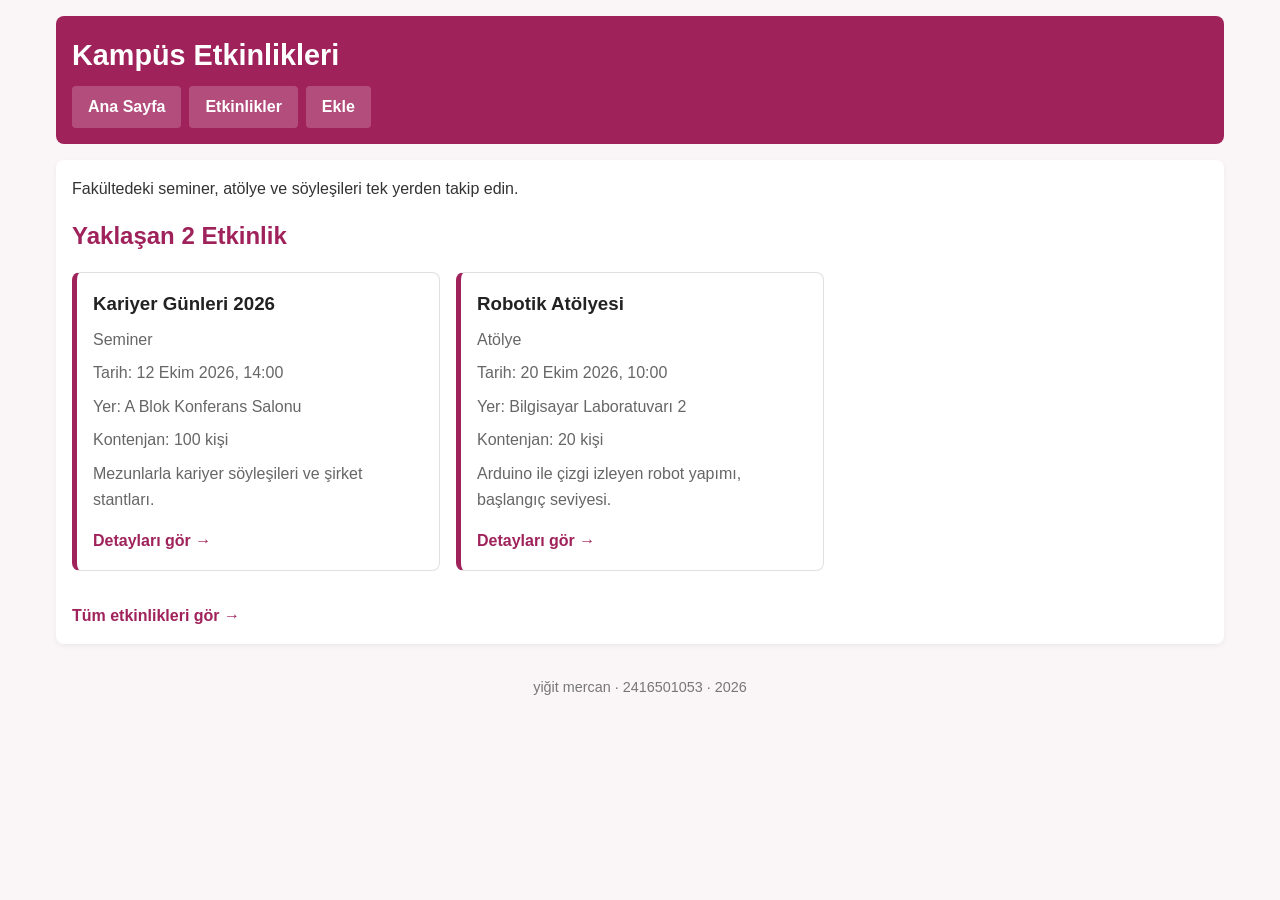
<file: index.html>
<!DOCTYPE html>
<html lang="tr">
<head>
    <meta charset="UTF-8">
    <meta name="viewport" content="width=device-width, initial-scale=1.0">
    <title>Kampüs Etkinlikleri - Ana Sayfa</title>
    <link rel="stylesheet" href="css/2416501053.css">
</head>
<body>

    <header>
        <h1>Kampüs Etkinlikleri</h1>
        <nav>
            <a href="index.html">Ana Sayfa</a>
            <a href="etkinlikler.html">Etkinlikler</a>
            <a href="etkinlik-ekle.html">Ekle</a>
        </nav>
    </header>

    <main>
        <p>Fakültedeki seminer, atölye ve söyleşileri tek yerden takip edin.</p>
        
        <h2 style="margin-top: 1rem;">Yaklaşan 2 Etkinlik</h2>
        <section id="etkinlik-listesi" class="etkinlik-grid" data-limit="2"></section>

        <p><a href="etkinlikler.html" class="btn">Tüm etkinlikleri gör →</a></p>
    </main>

    <footer>
        <p>yiğit mercan · 2416501053 · 2026</p>
    </footer>
<script type="module" src="js/event-list.js"></script>
</body>
</html>
</file>
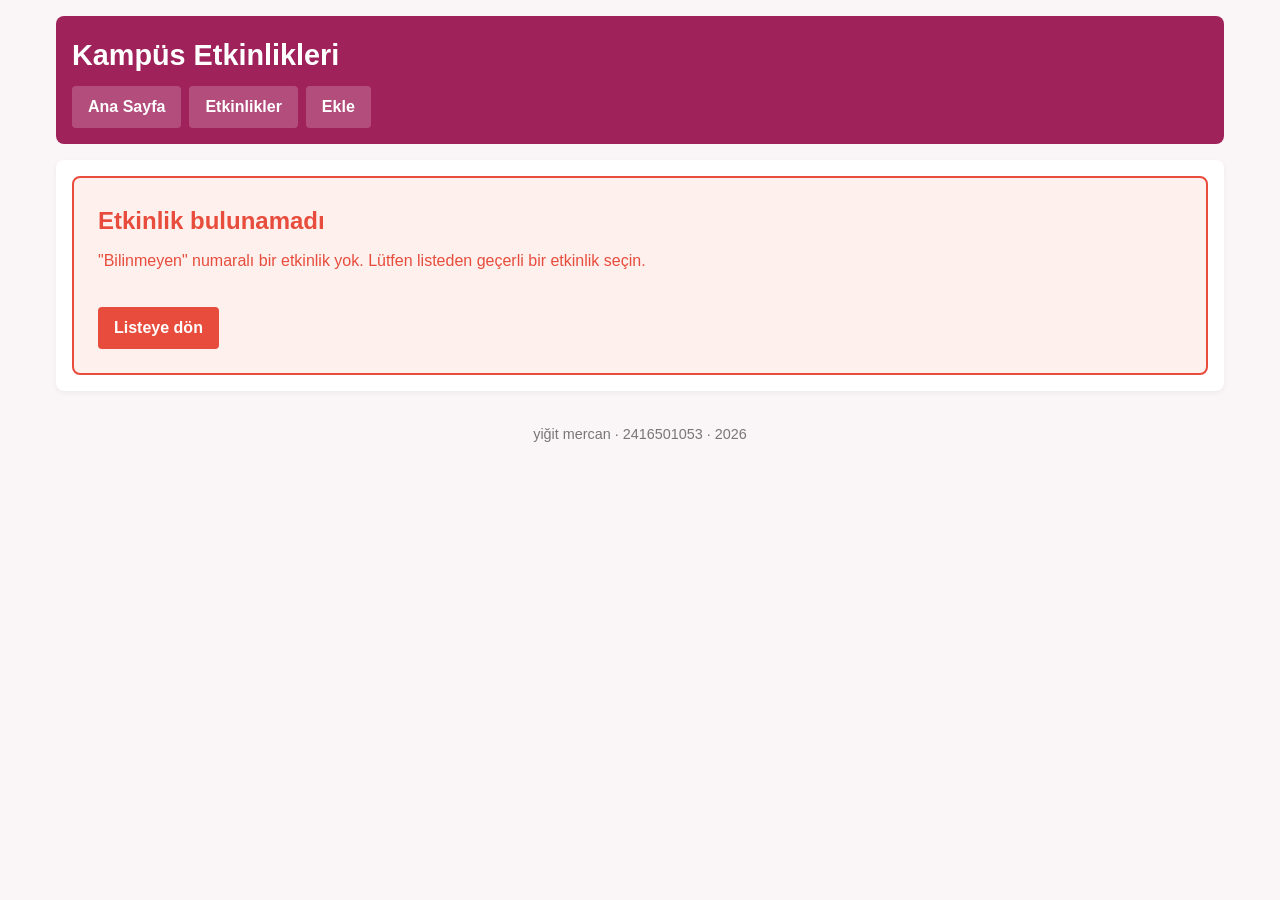
<file: etkinlik-detay.html>
<!DOCTYPE html>
<html lang="tr">
<head>
    <meta charset="UTF-8">
    <meta name="viewport" content="width=device-width, initial-scale=1.0">
    <title>Etkinlik Detayı</title>
    <link rel="stylesheet" href="css/2416501053.css">
</head>
<body>

    <header>
        <h1>Kampüs Etkinlikleri</h1>
        <nav>
            <a href="index.html">Ana Sayfa</a>
            <a href="etkinlikler.html">Etkinlikler</a>
            <a href="etkinlik-ekle.html">Ekle</a>
        </nav>
    </header>

    <main>
        <!-- İÇİ TAMAMEN BOŞALTILMIŞ, JS BURAYI DOLDURACAK -->
        <article id="detay" class="detay-container"></article>
    </main>

    <footer>
        <p>yiğit mercan · 2416501053 · 2026</p>
    </footer>

    <!-- JS BAĞLANTISI BURADA -->
    <script type="module" src="js/event-detail.js"></script>
</body>
</html>
</file>
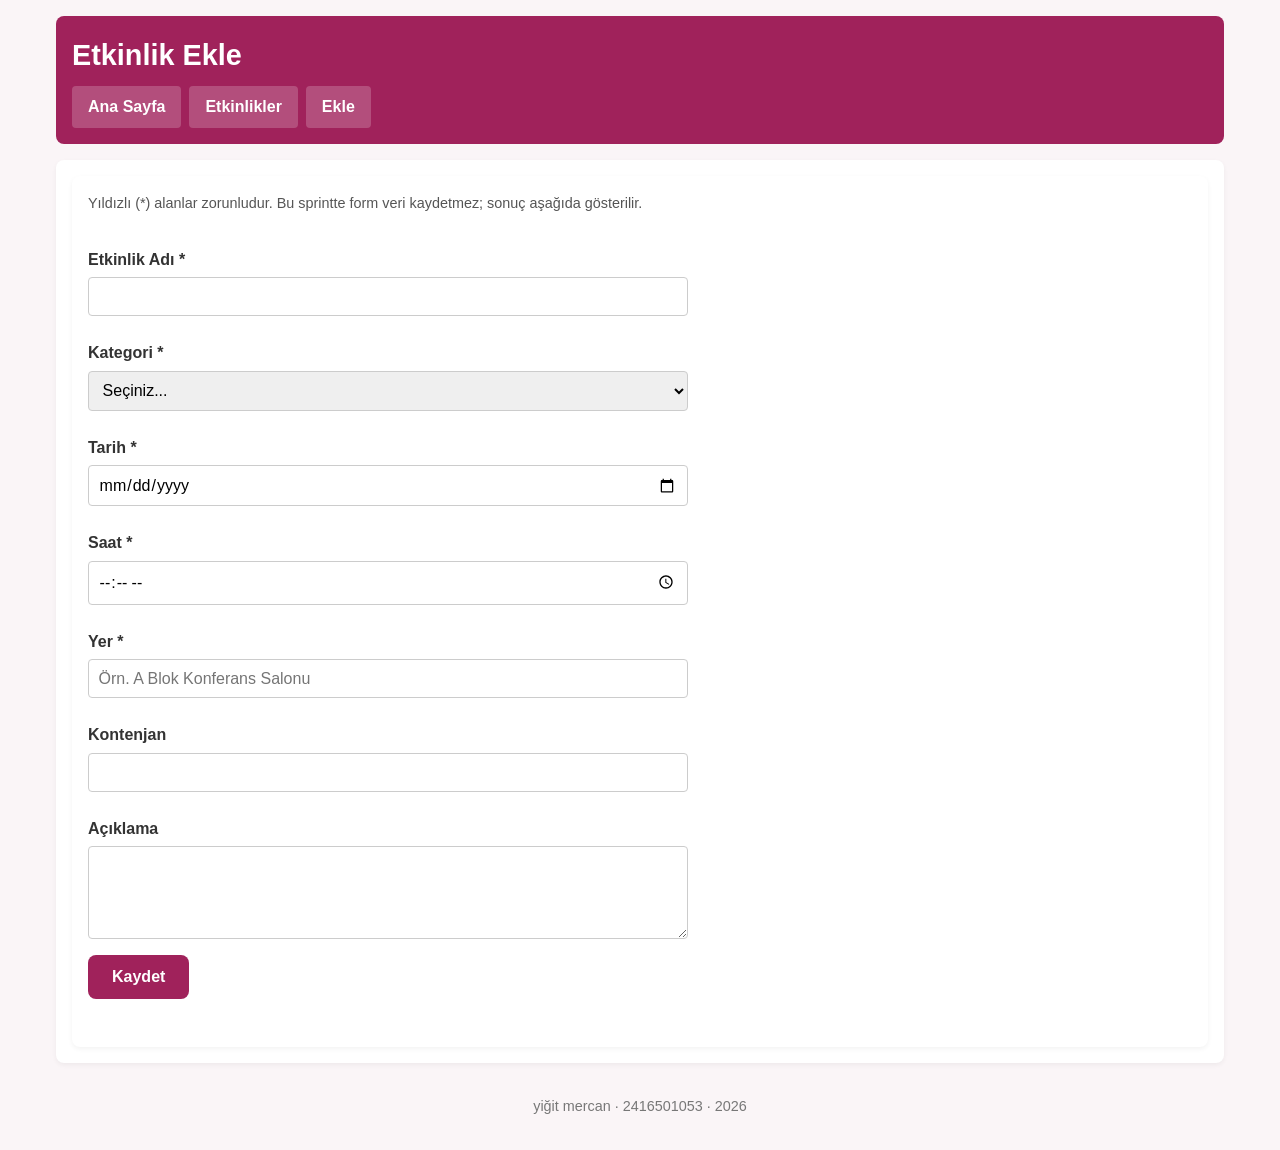
<file: etkinlik-ekle.html>
<!DOCTYPE html>
<html lang="tr">
<head>
    <meta charset="UTF-8">
    <meta name="viewport" content="width=device-width, initial-scale=1.0">
    <title>Etkinlik Ekle</title>
    <link rel="stylesheet" href="css/2416501053.css">
</head>
<body>

    <header>
        <h1>Etkinlik Ekle</h1>
        <nav>
            <a href="index.html">Ana Sayfa</a>
            <a href="etkinlikler.html">Etkinlikler</a>
            <a href="etkinlik-ekle.html">Ekle</a>
        </nav>
    </header>

    <main>
        <main>
        <form id="etkinlik-formu" novalidate>
            <p style="margin-bottom: 1rem; font-size: 0.9rem; color: #555;">Yıldızlı (*) alanlar zorunludur. Bu sprintte form veri kaydetmez; sonuç aşağıda gösterilir.</p>

            <div class="form-group">
                <label for="etkinlik-adi">Etkinlik Adı *</label>
                <input type="text" id="etkinlik-adi" name="etkinlik-adi">
                <span class="hata-metni" id="etkinlik-adi-hata"></span>
            </div>

            <div class="form-group">
                <label for="kategori">Kategori *</label>
                <!-- Veri dosyamızdaki kategorilerle (Büyük/Küçük harf dahil) birebir aynı olmalı -->
                <select id="kategori" name="kategori">
                    <option value="">Seçiniz...</option>
                    <option value="Seminer">Seminer</option>
                    <option value="Atölye">Atölye</option>
                    <option value="Söyleşi">Söyleşi</option>
                </select>
                <span class="hata-metni" id="kategori-hata"></span>
            </div>

            <div class="form-group">
                <label for="tarih">Tarih *</label>
                <input type="date" id="tarih" name="tarih">
                <span class="hata-metni" id="tarih-hata"></span>
            </div>

            <div class="form-group">
                <label for="saat">Saat *</label>
                <input type="time" id="saat" name="saat">
                <span class="hata-metni" id="saat-hata"></span>
            </div>

            <div class="form-group">
                <label for="yer">Yer *</label>
                <input type="text" id="yer" name="yer" placeholder="Örn. A Blok Konferans Salonu">
                <span class="hata-metni" id="yer-hata"></span>
            </div>

            <div class="form-group">
                <label for="kontenjan">Kontenjan</label>
                <input type="number" id="kontenjan" name="kontenjan">
                <span class="hata-metni" id="kontenjan-hata"></span>
            </div>

            <div class="form-group">
                <label for="aciklama">Açıklama</label>
                <textarea id="aciklama" name="aciklama" rows="4"></textarea>
            </div>

            <div>
                <button type="submit">Kaydet</button>
            </div>

            <!-- Başarı/Hata Mesajlarının Çıkacağı Kutu -->
            <div id="form-mesaj" style="margin-top: 1rem;"></div>
        </form>
    </main>
    </main>

    <footer>
        <p>yiğit mercan · 2416501053 · 2026</p>
    </footer>
<script type="module" src="js/event-form.js"></script>
</body>
</html>
</file>
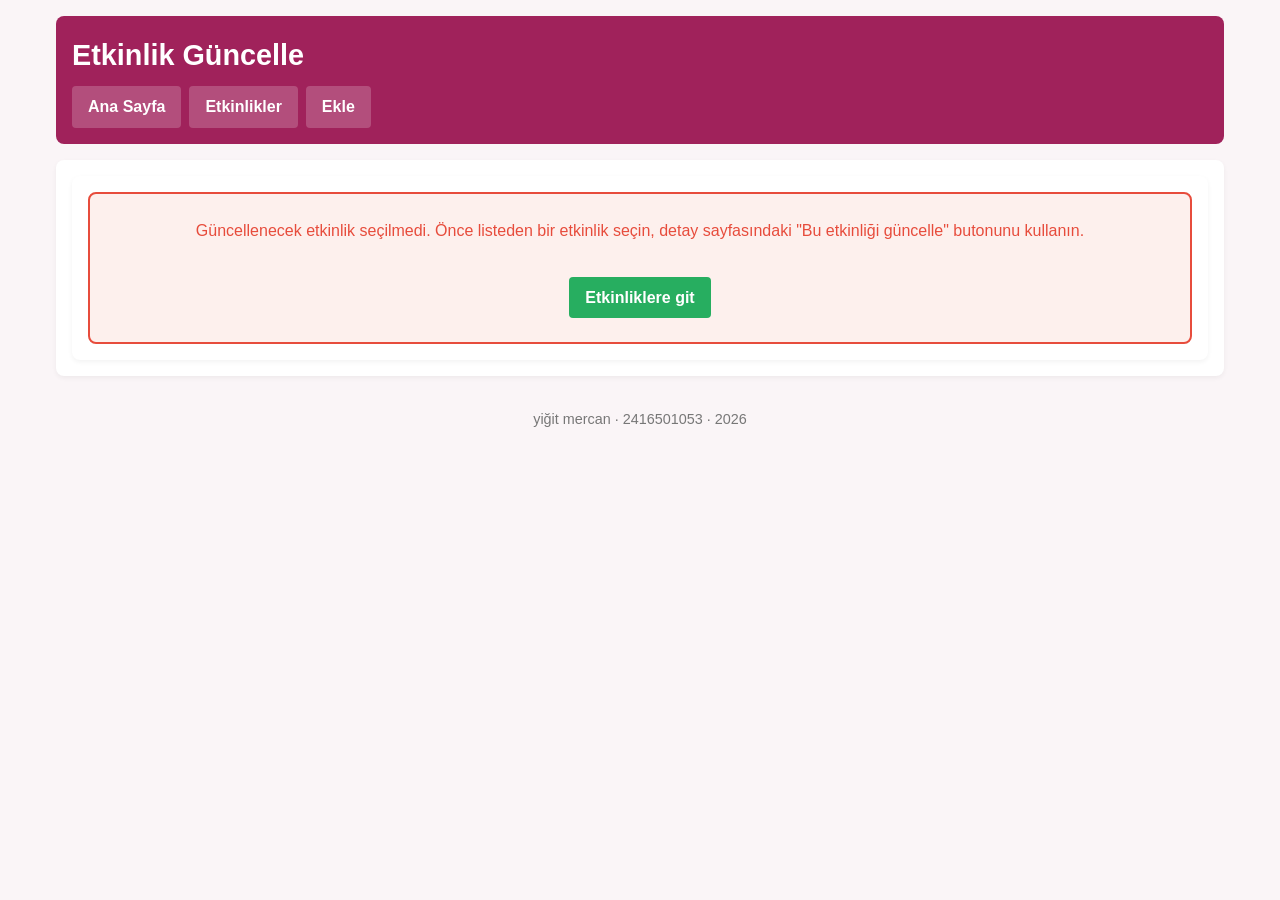
<file: etkinlik-guncelle.html>
<!DOCTYPE html>
<html lang="tr">
<head>
    <meta charset="UTF-8">
    <meta name="viewport" content="width=device-width, initial-scale=1.0">
    <title>Etkinlik Güncelle</title>
    <link rel="stylesheet" href="css/2416501053.css">

</head>
<body>

    <header>
        <h1>Etkinlik Güncelle</h1>
        <nav>
            <a href="index.html">Ana Sayfa</a>
            <a href="etkinlikler.html">Etkinlikler</a>
            <a href="etkinlik-ekle.html">Ekle</a>
        </nav>
    </header>

    <main>
        <main>
        <!-- data-mode="guncelle" sayesinde JS bu sayfanın güncelleme sayfası olduğunu anlayacak -->
        <form id="etkinlik-formu" data-mode="guncelle" novalidate>
            <p style="margin-bottom: 1rem; font-size: 0.9rem; color: #555;">Alanlar mevcut etkinliğin bilgileriyle dolu gelir. Bu sprintte form veri güncellemez.</p>

            <div class="form-group">
                <label for="etkinlik-adi">Etkinlik Adı *</label>
                <input type="text" id="etkinlik-adi" name="etkinlik-adi">
                <span class="hata-metni" id="etkinlik-adi-hata"></span>
            </div>

            <div class="form-group">
                <label for="kategori">Kategori *</label>
                <select id="kategori" name="kategori">
                    <option value="">Seçiniz...</option>
                    <option value="Seminer">Seminer</option>
                    <option value="Atölye">Atölye</option>
                    <option value="Söyleşi">Söyleşi</option>
                </select>
                <span class="hata-metni" id="kategori-hata"></span>
            </div>

            <div class="form-group">
                <label for="tarih">Tarih *</label>
                <input type="date" id="tarih" name="tarih">
                <span class="hata-metni" id="tarih-hata"></span>
            </div>

            <div class="form-group">
                <label for="saat">Saat *</label>
                <input type="time" id="saat" name="saat">
                <span class="hata-metni" id="saat-hata"></span>
            </div>

            <div class="form-group">
                <label for="yer">Yer *</label>
                <input type="text" id="yer" name="yer">
                <span class="hata-metni" id="yer-hata"></span>
            </div>

            <div class="form-group">
                <label for="kontenjan">Kontenjan</label>
                <input type="number" id="kontenjan" name="kontenjan">
                <span class="hata-metni" id="kontenjan-hata"></span>
            </div>

            <div class="form-group">
                <label for="aciklama">Açıklama</label>
                <textarea id="aciklama" name="aciklama" rows="4"></textarea>
            </div>

            <div>
                <button type="submit">Güncelle</button>
            </div>

            <div id="form-mesaj" style="margin-top: 1rem;"></div>
        </form>
    </main>
    </main>

    <footer>
        <p>yiğit mercan · 2416501053 · 2026</p>
    </footer>
<script type="module" src="js/event-form.js"></script>
</body>
</html>
</file>
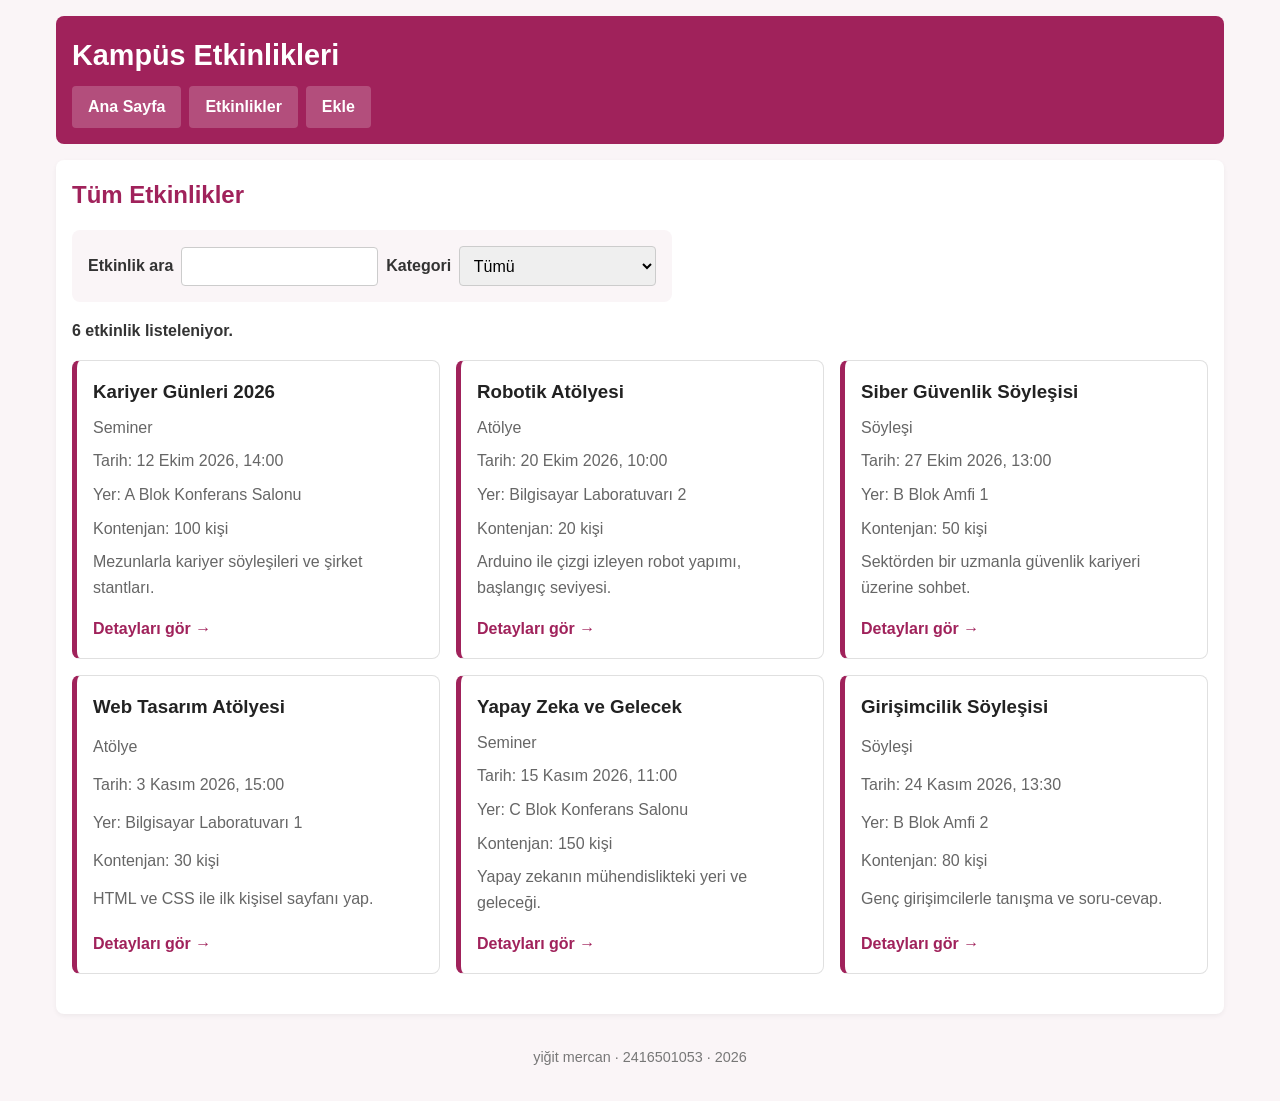
<file: etkinlikler.html>
<!DOCTYPE html>
<html lang="tr">
<head>
    <meta charset="UTF-8">
    <meta name="viewport" content="width=device-width, initial-scale=1.0">
    <title>Tüm Etkinlikler - Kampüs Etkinlikleri</title>
    <link rel="stylesheet" href="css/2416501053.css">
</head>
<body>

    <header>
        <h1>Kampüs Etkinlikleri</h1>
        <nav>
            <a href="index.html">Ana Sayfa</a>
            <a href="etkinlikler.html">Etkinlikler</a>
            <a href="etkinlik-ekle.html">Ekle</a>
        </nav>
    </header>

    <main>
        <h2>Tüm Etkinlikler</h2>

        <form id="filtre-formu" class="filtre">
            <label for="arama">Etkinlik ara</label>
            <input type="search" id="arama">
            
            <label for="kategori-filtre">Kategori</label>
            <select id="kategori-filtre">
                <option value="">Tümü</option>
            </select>
        </form>
        <p id="sonuc"></p>

        <section id="etkinlik-listesi" class="etkinlik-grid"></section>
        

        
    </main>

    <footer>
        <p>yiğit mercan · 2416501053 · 2026</p>
    </footer>
<script type="module" src="js/event-list.js"></script>
</body>
</html>
</file>
<file: css/2416501053.css>
/* Ad Soyad - 2416501053 */
:root {
    --no: 2416501053;
    --ton: 333; /* 2416501053 mod 360 = 333 */
    --renk-ana: hsl(var(--ton) 65% 38%);
    --renk-zemin: hsl(var(--ton) 30% 97%);
    --font: "Trebuchet MS", sans-serif; /* Son hane 3 */
    --bosluk-m: 1rem;
    --kose: 8px;
}

/* Genel Sıfırlama ve Temel Stiller */
* {
    box-sizing: border-box;
    margin: 0;
    padding: 0;
}

body {
    font-family: var(--font);
    background-color: var(--renk-zemin);
    color: #333333;
    line-height: 1.6;
    padding: var(--bosluk-m);
    max-width: 1200px;
    margin: 0 auto;
}

/* Header ve Navigasyon Menüsü */
header {
    background-color: var(--renk-ana);
    color: #ffffff;
    padding: var(--bosluk-m);
    border-radius: var(--kose);
    margin-bottom: var(--bosluk-m);
}

header h1 {
    font-size: 1.8rem;
    margin-bottom: 0.5rem;
}

nav {
    display: flex;
    flex-wrap: wrap;
    gap: 0.5rem;
}

nav a {
    color: #ffffff;
    text-decoration: none;
    background-color: rgba(255, 255, 255, 0.2);
    padding: 0.5rem 1rem;
    border-radius: 4px;
    font-weight: bold;
}

nav a:hover {
    background-color: rgba(255, 255, 255, 0.4);
}

/* Ana İçerik Alanı */
main {
    background: #ffffff;
    padding: var(--bosluk-m);
    border-radius: var(--kose);
    box-shadow: 0 2px 5px rgba(0, 0, 0, 0.05);
}

h2 {
    color: var(--renk-ana);
    margin-bottom: var(--bosluk-m);
}

/* Etkinlik Kartları (Mobil İlk: Tek Sütun) */
.etkinlik-grid {
    display: grid;
    grid-template-columns: 1fr;
    gap: var(--bosluk-m);
    margin-bottom: calc(var(--bosluk-m) * 1.5);
}

.card {
    border: 1px solid #e0e0e0;
    border-left: 5px solid var(--renk-ana);
    padding: var(--bosluk-m);
    border-radius: var(--kose);
    background-color: #ffffff;
    display: flex;
    flex-direction: column;
    justify-content: space-between;
}

.card h3 {
    margin-bottom: 0.5rem;
    color: #222222;
}

.card p {
    margin-bottom: 0.5rem;
    color: #666666;
}

.card a.btn, a.btn {
    display: inline-block;
    margin-top: 0.5rem;
    color: var(--renk-ana);
    font-weight: bold;
    text-decoration: none;
}

.card a.btn:hover, a.btn:hover {
    text-decoration: underline;
}

/* Etkinlik Detay Sayfası Düzeni */
.detay-container {
    display: flex;
    flex-direction: column;
    gap: var(--bosluk-m);
}

.detay-container figure img {
    max-width: 100%;
    height: auto;
    border-radius: var(--kose);
}

dl {
    display: grid;
    grid-template-columns: auto 1fr;
    gap: 0.5rem 1rem;
    margin: var(--bosluk-m) 0;
}

dt {
    font-weight: bold;
    color: var(--renk-ana);
}

/* Form Stilleri ve Doğrulama */
form {
    display: flex;
    flex-direction: column;
    gap: var(--bosluk-m);
    max-width: 600px;
}

.form-group {
    display: flex;
    flex-direction: column;
    gap: 0.3rem;
}

label {
    font-weight: bold;
}

input, select, textarea {
    padding: 0.6rem;
    border: 1px solid #cccccc;
    border-radius: 4px;
    font-family: inherit;
    font-size: 1rem;
    width: 100%;
}

input:invalid:focus, select:invalid:focus, textarea:invalid:focus {
    border-color: #e74c3c;
    outline: none;
    box-shadow: 0 0 4px rgba(231, 76, 60, 0.5);
}

button {
    background-color: var(--renk-ana);
    color: #ffffff;
    border: none;
    padding: 0.8rem 1.5rem;
    font-size: 1rem;
    border-radius: var(--kose);
    cursor: pointer;
    font-weight: bold;
}

button:hover {
    opacity: 0.9;
}

/* Tablo Stili */
table {
    width: 100%;
    border-collapse: collapse;
    margin-top: var(--bosluk-m);
}

th, td {
    padding: 0.75rem;
    text-align: left;
    border-bottom: 1px solid #dddddd;
}

th {
    background-color: var(--renk-zemin);
    color: var(--renk-ana);
}

/* Footer */
footer {
    text-align: center;
    padding: var(--bosluk-m);
    margin-top: var(--bosluk-m);
    font-size: 0.9rem;
    color: #777777;
}

/* Masaüstü ve Geniş Ekran Düzenlemeleri */
@media (min-width: 768px) {
    .etkinlik-grid {
        grid-template-columns: repeat(3, 1fr);
    }

    .detay-container {
        flex-direction: row;
        align-items: flex-start;
    }

    .detay-container figure {
        flex: 1;
    }

    .detay-container .detay-bilgi {
        flex: 2;
    }
}
/* Sprint 3: Filtre Alanı */
.filtre {
    display: grid;
    grid-template-columns: 1fr;
    gap: 0.5rem;
    margin-bottom: 1rem;
    background: var(--renk-zemin);
    padding: var(--bosluk-m);
    border-radius: var(--kose);
}
#sonuc { margin-bottom: 1rem; font-weight: bold; }

@media (min-width: 768px) {
    .filtre {
        grid-template-columns: auto 1fr auto 1fr;
        align-items: center;
    }
}
/* Form Hata Mesajları */
.hata-metni { color: #e74c3c; font-size: 0.85rem; margin-top: 0.2rem; display: block; }
</file>
